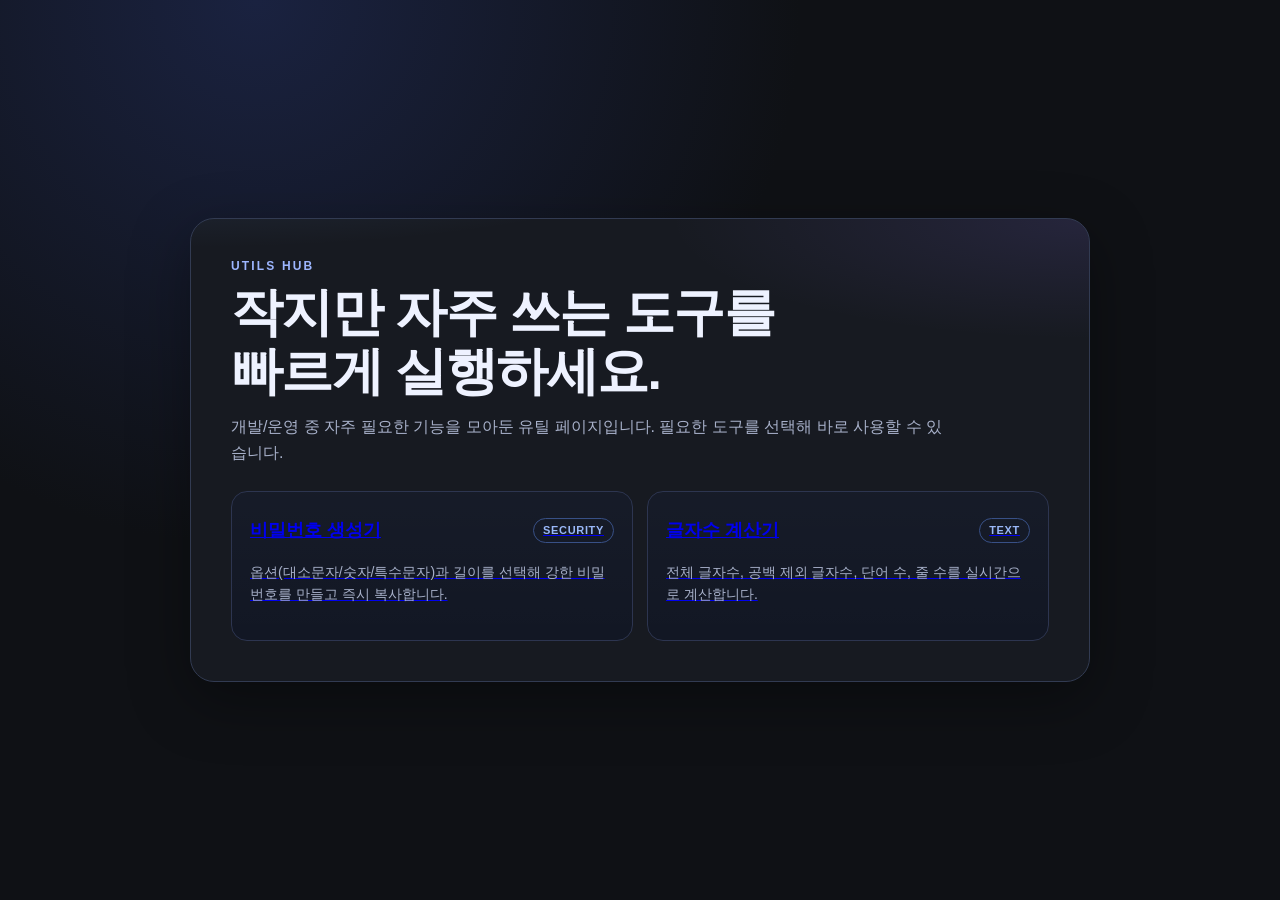
<file: index.html>
<!doctype html>
<html lang="ko">
  <head>
    <meta charset="UTF-8" />
    <meta name="viewport" content="width=device-width, initial-scale=1.0" />
    <title>utils.chuckpark.kr | 실전 유틸 모음</title>
    <meta name="description" content="비밀번호 생성기, 글자수 계산기 등 자주 쓰는 실전 유틸을 빠르게 사용할 수 있는 도구 모음." />
    <link rel="canonical" href="https://utils.chuckpark.kr/" />

    <meta property="og:type" content="website" />
    <meta property="og:url" content="https://utils.chuckpark.kr/" />
    <meta property="og:title" content="utils.chuckpark.kr | 실전 유틸 모음" />
    <meta property="og:description" content="비밀번호 생성기, 글자수 계산기 등 자주 쓰는 실전 유틸을 빠르게 사용할 수 있는 도구 모음." />

    <meta name="twitter:card" content="summary" />
    <meta name="twitter:title" content="utils.chuckpark.kr | 실전 유틸 모음" />
    <meta name="twitter:description" content="비밀번호 생성기, 글자수 계산기 등 자주 쓰는 실전 유틸을 빠르게 사용할 수 있는 도구 모음." />

    <link rel="stylesheet" href="./styles.css" />
  </head>
  <body class="util-home">
    <main class="wrap">
      <section class="card home-card">
        <p class="home-kicker">UTILS HUB</p>
        <h1>작지만 자주 쓰는 도구를<br />빠르게 실행하세요.</h1>
        <p class="desc">개발/운영 중 자주 필요한 기능을 모아둔 유틸 페이지입니다. 필요한 도구를 선택해 바로 사용할 수 있습니다.</p>

        <div class="tool-list home-tools">
          <a class="tool-item" href="./password.html">
            <div class="tool-head">
              <strong>비밀번호 생성기</strong>
              <span class="tool-pill">SECURITY</span>
            </div>
            <span>옵션(대소문자/숫자/특수문자)과 길이를 선택해 강한 비밀번호를 만들고 즉시 복사합니다.</span>
          </a>

          <a class="tool-item" href="./counter.html">
            <div class="tool-head">
              <strong>글자수 계산기</strong>
              <span class="tool-pill">TEXT</span>
            </div>
            <span>전체 글자수, 공백 제외 글자수, 단어 수, 줄 수를 실시간으로 계산합니다.</span>
          </a>
        </div>
      </section>
    </main>
  </body>
</html>
</file>
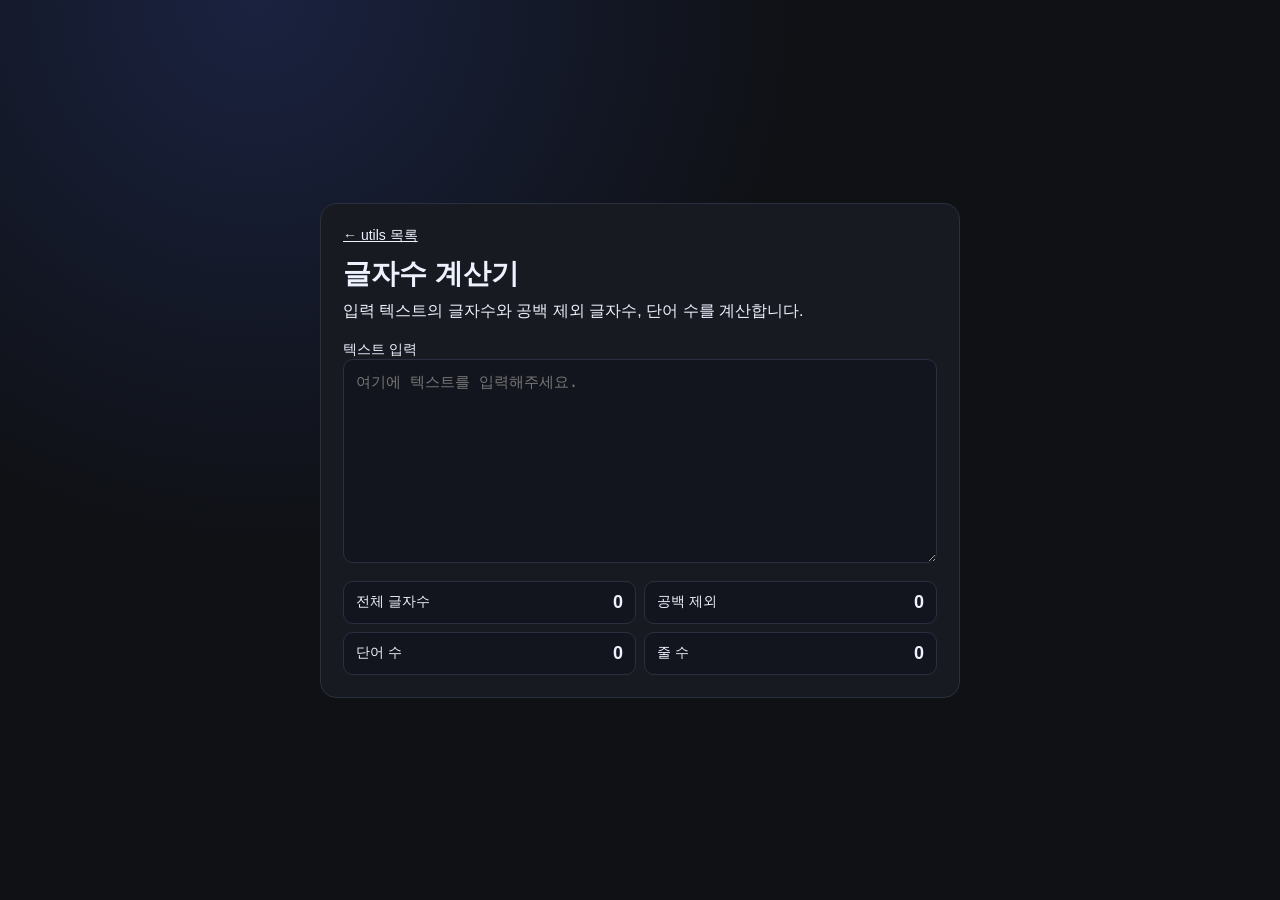
<file: counter.html>
<!doctype html>
<html lang="ko">
  <head>
    <meta charset="UTF-8" />
    <meta name="viewport" content="width=device-width, initial-scale=1.0" />
    <title>글자수 계산기 - utils.chuckpark.kr</title>
    <meta name="description" content="글자수 계산기" />
    <link rel="stylesheet" href="./styles.css" />
  </head>
  <body>
    <main class="wrap">
      <section class="card">
        <a class="back-link" href="./">← utils 목록</a>
        <h1>글자수 계산기</h1>
        <p class="desc">입력 텍스트의 글자수와 공백 제외 글자수, 단어 수를 계산합니다.</p>

        <label for="textInput">텍스트 입력</label>
        <textarea id="textInput" rows="8" placeholder="여기에 텍스트를 입력해주세요."></textarea>

        <div class="stats">
          <div class="stat"><span>전체 글자수</span><strong id="charCount">0</strong></div>
          <div class="stat"><span>공백 제외</span><strong id="charNoSpaceCount">0</strong></div>
          <div class="stat"><span>단어 수</span><strong id="wordCount">0</strong></div>
          <div class="stat"><span>줄 수</span><strong id="lineCount">0</strong></div>
        </div>
      </section>
    </main>

    <script src="./counter.js"></script>
  </body>
</html>
</file>
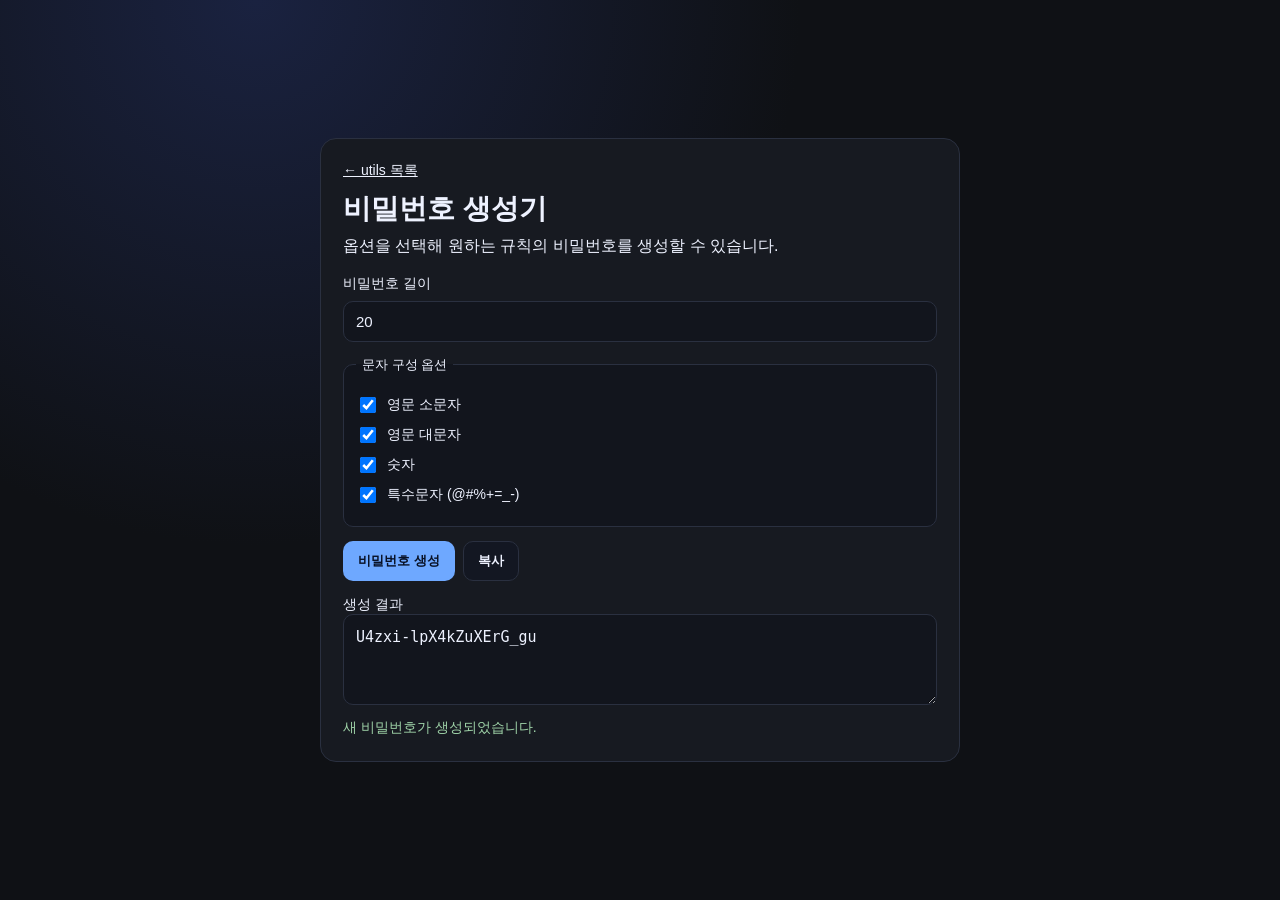
<file: password.html>
<!doctype html>
<html lang="ko">
  <head>
    <meta charset="UTF-8" />
    <meta name="viewport" content="width=device-width, initial-scale=1.0" />
    <title>비밀번호 생성기 - utils.chuckpark.kr</title>
    <meta name="description" content="강한 비밀번호 생성기" />
    <link rel="stylesheet" href="./styles.css" />
  </head>
  <body>
    <main class="wrap">
      <section class="card">
        <a class="back-link" href="./">← utils 목록</a>
        <h1>비밀번호 생성기</h1>
        <p class="desc">옵션을 선택해 원하는 규칙의 비밀번호를 생성할 수 있습니다.</p>

        <div class="row">
          <label for="length">비밀번호 길이</label>
          <input id="length" type="number" min="8" max="64" value="20" inputmode="numeric" />
        </div>

        <fieldset class="option-group">
          <legend>문자 구성 옵션</legend>
          <label class="check"><input id="optLower" type="checkbox" checked /> 영문 소문자</label>
          <label class="check"><input id="optUpper" type="checkbox" checked /> 영문 대문자</label>
          <label class="check"><input id="optDigits" type="checkbox" checked /> 숫자</label>
          <label class="check"><input id="optSpecial" type="checkbox" checked /> 특수문자 (@#%+=_-)</label>
        </fieldset>

        <div class="actions">
          <button id="generateBtn" class="btn primary" type="button">비밀번호 생성</button>
          <button id="copyBtn" class="btn" type="button">복사</button>
        </div>

        <label for="result" class="result-label">생성 결과</label>
        <textarea id="result" rows="3" readonly placeholder="생성된 비밀번호가 여기에 표시됩니다."></textarea>

        <p id="feedback" class="feedback" aria-live="polite"></p>
      </section>
    </main>

    <script src="./password.js"></script>
  </body>
</html>
</file>
<file: styles.css>
:root {
  --bg: #0f1115;
  --card: #171a21;
  --line: #2a3040;
  --text: #eef2ff;
  --muted: #a7b0c9;
  --primary: #6ea8ff;
}

* { box-sizing: border-box; }

body {
  margin: 0;
  min-height: 100vh;
  font-family: Inter, -apple-system, BlinkMacSystemFont, "Segoe UI", sans-serif;
  background: radial-gradient(circle at 20% 0%, #1a2240 0%, var(--bg) 40%);
  color: var(--text);
}

.wrap {
  min-height: 100vh;
  display: grid;
  place-items: center;
  padding: 24px;
}

.card {
  width: min(640px, 100%);
  border: 1px solid var(--line);
  border-radius: 16px;
  background: var(--card);
  padding: 22px;
}

h1 {
  margin: 0 0 8px;
  font-size: 28px;
}

.desc {
  margin: 0 0 18px;
  color: var(--muted);
}

.row {
  display: grid;
  gap: 8px;
  margin-bottom: 14px;
}

label {
  font-size: 14px;
  color: var(--muted);
}

body:not(.util-home) .desc,
body:not(.util-home) label,
body:not(.util-home) .back-link,
body:not(.util-home) .option-group legend,
body:not(.util-home) .stat span {
  color: var(--text);
}

.option-group {
  margin: 0 0 14px;
  padding: 12px;
  border: 1px solid var(--line);
  border-radius: 10px;
  background: #12151d;
}

.option-group legend {
  padding: 0 6px;
  color: var(--muted);
  font-size: 13px;
}

.check {
  display: flex;
  align-items: center;
  gap: 8px;
  margin: 8px 0;
  color: var(--text);
}

.check input[type='checkbox'] {
  width: 16px;
  height: 16px;
}

input[type='number'],
textarea {
  width: 100%;
  border: 1px solid var(--line);
  border-radius: 10px;
  background: #12151d;
  color: var(--text);
  padding: 11px 12px;
  font-size: 15px;
}

textarea {
  resize: vertical;
  font-family: ui-monospace, SFMono-Regular, Menlo, Consolas, monospace;
  line-height: 1.5;
}

.actions {
  display: flex;
  gap: 8px;
  margin-bottom: 14px;
}

.btn {
  border: 1px solid var(--line);
  background: #131722;
  color: var(--text);
  border-radius: 10px;
  padding: 10px 14px;
  font-weight: 600;
  cursor: pointer;
}

.btn.primary {
  background: var(--primary);
  color: #081126;
  border-color: transparent;
}

.feedback {
  margin: 10px 0 0;
  min-height: 20px;
  font-size: 14px;
  color: #9fd3a8;
}

.back-link {
  display: inline-block;
  margin-bottom: 10px;
  color: var(--muted);
  font-size: 14px;
}

.tool-list {
  display: grid;
  gap: 10px;
}

.tool-item {
  border: 1px solid var(--line);
  border-radius: 12px;
  padding: 14px;
  background: #12151d;
  display: grid;
  gap: 4px;
}

.tool-item strong {
  font-size: 16px;
}

.tool-item span {
  color: var(--muted);
  font-size: 14px;
}

.tool-item:hover {
  border-color: var(--primary);
}

.util-home .home-card {
  width: min(900px, 100%);
  padding: clamp(24px, 4vw, 40px);
  border-radius: 24px;
  border-color: #323b52;
  background:
    radial-gradient(1000px 220px at 0% -20%, rgba(117, 169, 255, 0.18), transparent 55%),
    radial-gradient(700px 200px at 100% 0%, rgba(144, 118, 255, 0.12), transparent 60%),
    var(--card);
  box-shadow: 0 18px 60px rgba(0, 0, 0, 0.35);
}

.util-home .home-kicker {
  margin: 0 0 10px;
  font-size: 12px;
  letter-spacing: 0.18em;
  color: #9db6ff;
  font-weight: 700;
}

.util-home h1 {
  font-size: clamp(32px, 5.4vw, 52px);
  line-height: 1.12;
  letter-spacing: -0.03em;
  margin: 0 0 14px;
}

.util-home .desc {
  max-width: 720px;
  margin-bottom: 24px;
  font-size: 16px;
  line-height: 1.65;
}

.util-home .home-tools {
  display: grid;
  grid-template-columns: repeat(2, minmax(0, 1fr));
  gap: 14px;
}

.util-home .tool-item {
  min-height: 150px;
  padding: 18px;
  border-radius: 16px;
  background: linear-gradient(180deg, rgba(255,255,255,0.02), rgba(255,255,255,0)), #121724;
  border-color: #2d3550;
  transition: transform .2s ease, border-color .2s ease, box-shadow .2s ease;
}

.util-home .tool-item:hover {
  border-color: #8db5ff;
  transform: translateY(-2px);
  box-shadow: 0 10px 24px rgba(14, 24, 50, 0.5);
}

.util-home .tool-head {
  display: flex;
  align-items: center;
  justify-content: space-between;
  gap: 8px;
  margin-bottom: 8px;
}

.util-home .tool-item strong {
  font-size: 18px;
}

.util-home .tool-item span {
  line-height: 1.55;
}

.util-home .tool-pill {
  font-size: 11px;
  color: #9ab8f8;
  border: 1px solid #385086;
  border-radius: 999px;
  padding: 3px 9px;
  letter-spacing: 0.06em;
  font-weight: 600;
}

.stats {
  margin-top: 14px;
  display: grid;
  grid-template-columns: repeat(2, minmax(0, 1fr));
  gap: 8px;
}

.stat {
  border: 1px solid var(--line);
  border-radius: 10px;
  background: #12151d;
  padding: 10px 12px;
  display: flex;
  justify-content: space-between;
  align-items: center;
}

.stat span {
  color: var(--muted);
  font-size: 14px;
}

.stat strong {
  font-size: 18px;
}

@media (max-width: 760px) {
  .util-home .home-tools {
    grid-template-columns: 1fr;
  }

  .util-home .tool-item {
    min-height: auto;
  }

  .util-home h1 {
    font-size: clamp(28px, 9vw, 40px);
  }
}
</file>
